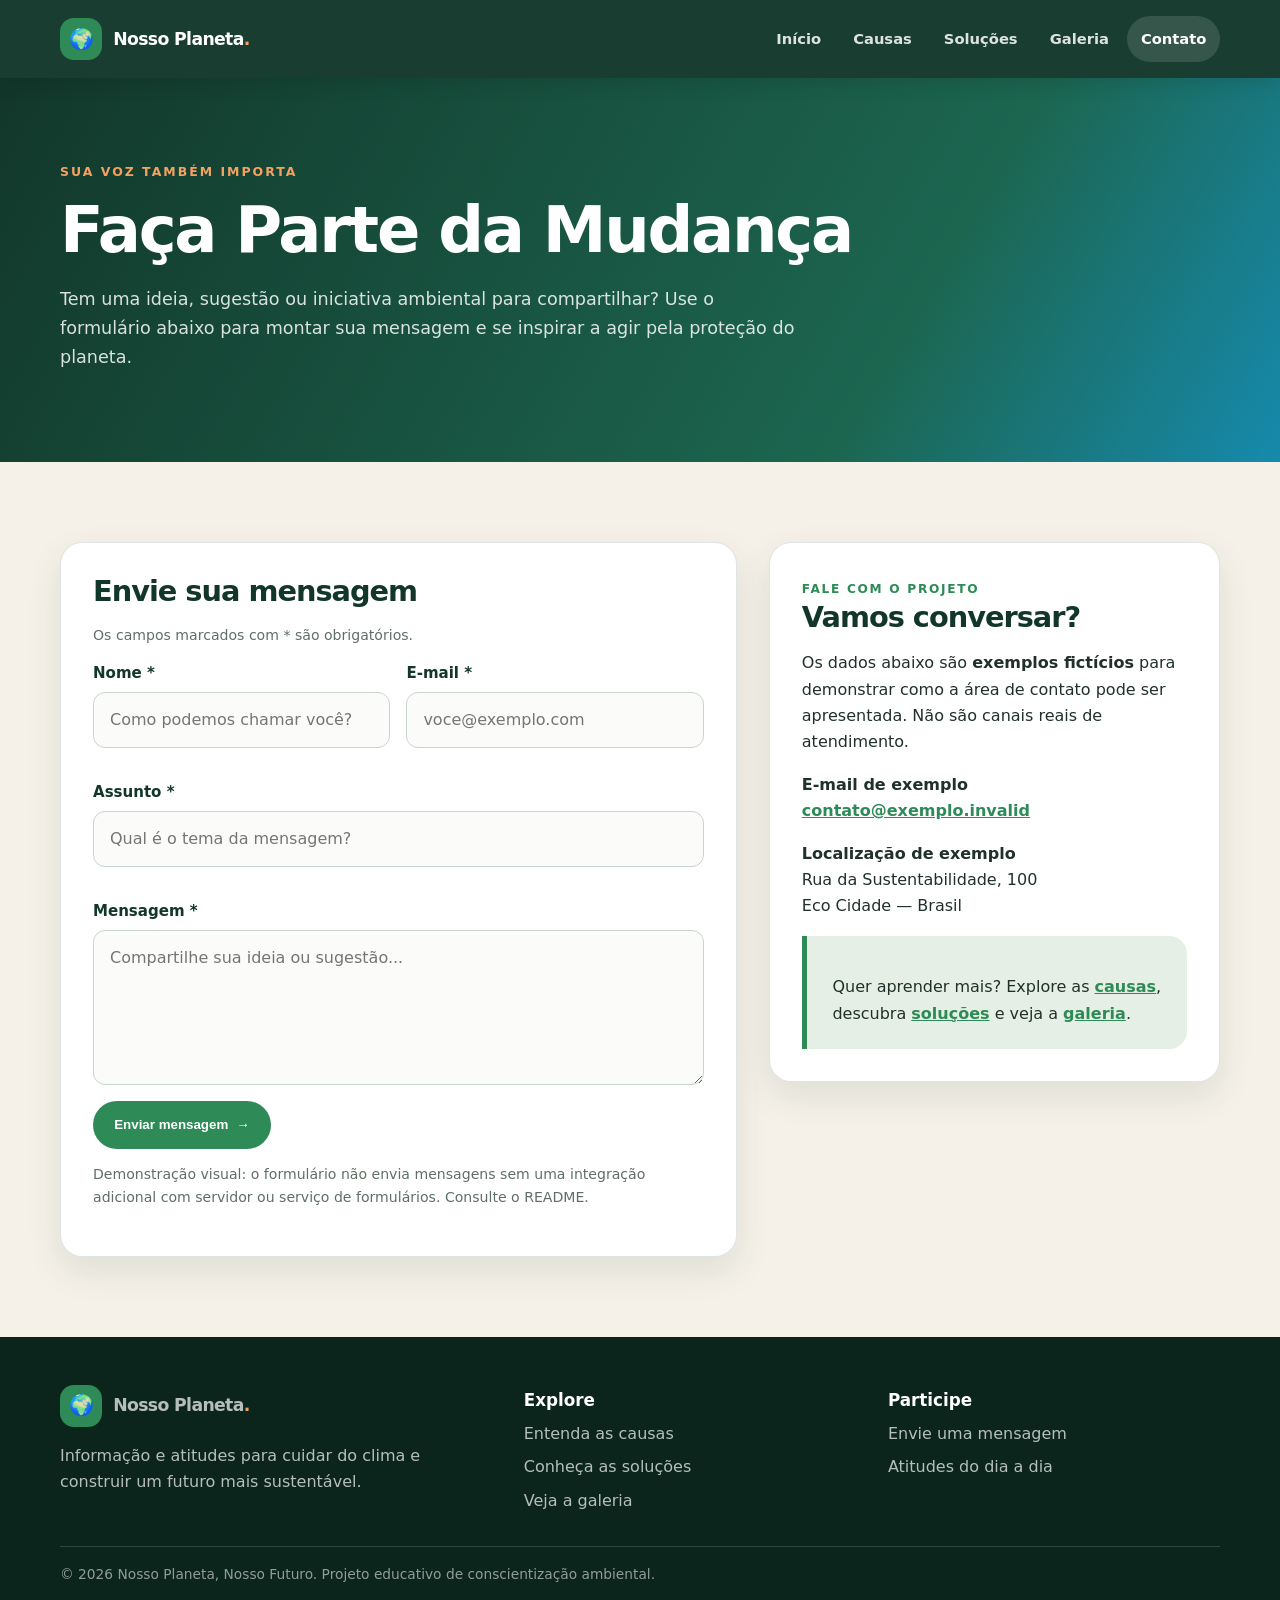
<file: contato.html>
<!doctype html>
<html lang="pt-BR">
<head>
  <meta charset="utf-8">
  <meta name="viewport" content="width=device-width, initial-scale=1">
  <meta name="description" content="Entre em contato com o projeto educativo Nosso Planeta, Nosso Futuro.">
  <meta name="theme-color" content="#12372A">
  <title>Faça Parte da Mudança | Nosso Planeta, Nosso Futuro</title>
  <link rel="stylesheet" href="style.css">
</head>
<body>
<a class="skip-link" href="#conteudo">Pular para o conteúdo</a>
<header class="site-header">
  <div class="nav-wrap">
    <a class="brand" href="index.html" aria-label="Nosso Planeta, Nosso Futuro — página inicial">
      <span class="brand-mark" aria-hidden="true">🌍</span><span>Nosso Planeta<span style="color:#F4A261">.</span></span>
    </a>
    <nav class="nav-links" aria-label="Navegação principal">
        <a href="index.html">Início</a>
        <a href="causas.html">Causas</a>
        <a href="solucoes.html">Soluções</a>
        <a href="galeria.html">Galeria</a>
        <a href="contato.html" aria-current="page">Contato</a>
    </nav>
  </div>
</header>
<main id="conteudo">

<section class="page-hero"><div class="container"><span class="eyebrow">Sua voz também importa</span><h1>Faça Parte da Mudança</h1><p>Tem uma ideia, sugestão ou iniciativa ambiental para compartilhar? Use o formulário abaixo para montar sua mensagem e se inspirar a agir pela proteção do planeta.</p></div></section>
<section class="section"><div class="container">
  <div class="contact-layout">
    <form class="contact-form" action="#" method="post">
      <h2 style="font-size:1.8rem">Envie sua mensagem</h2>
      <p class="form-note">Os campos marcados com * são obrigatórios.</p>
      <div class="form-grid">
        <div class="field"><label for="nome">Nome *</label><input id="nome" name="nome" type="text" autocomplete="name" placeholder="Como podemos chamar você?" required></div>
        <div class="field"><label for="email">E-mail *</label><input id="email" name="email" type="email" autocomplete="email" placeholder="voce@exemplo.com" required></div>
        <div class="field full"><label for="assunto">Assunto *</label><input id="assunto" name="assunto" type="text" placeholder="Qual é o tema da mensagem?" required></div>
        <div class="field full"><label for="mensagem">Mensagem *</label><textarea id="mensagem" name="mensagem" placeholder="Compartilhe sua ideia ou sugestão..." required></textarea></div>
      </div>
      <button class="btn" type="submit">Enviar mensagem <span aria-hidden="true">→</span></button>
      <p class="form-note">Demonstração visual: o formulário não envia mensagens sem uma integração adicional com servidor ou serviço de formulários. Consulte o README.</p>
    </form>
    <aside class="contact-info">
      <span class="kicker">Fale com o projeto</span><h2 style="font-size:1.8rem">Vamos conversar?</h2>
      <p>Os dados abaixo são <strong>exemplos fictícios</strong> para demonstrar como a área de contato pode ser apresentada. Não são canais reais de atendimento.</p>
      <p><strong>E-mail de exemplo</strong><br><a href="mailto:contato@exemplo.invalid">contato@exemplo.invalid</a></p>
      <p><strong>Localização de exemplo</strong><br>Rua da Sustentabilidade, 100<br>Eco Cidade — Brasil</p>
      <div class="info-panel"><p>Quer aprender mais? Explore as <a href="causas.html">causas</a>, descubra <a href="solucoes.html">soluções</a> e veja a <a href="galeria.html">galeria</a>.</p></div>
    </aside>
  </div>
</div></section>

</main>
<footer class="site-footer">
  <div class="container">
    <div class="footer-grid">
      <div><a class="brand" href="index.html"><span class="brand-mark" aria-hidden="true">🌍</span><span>Nosso Planeta<span style="color:#F4A261">.</span></span></a>
        <p>Informação e atitudes para cuidar do clima e construir um futuro mais sustentável.</p></div>
      <div><h3>Explore</h3><div class="footer-links"><a href="causas.html">Entenda as causas</a><a href="solucoes.html">Conheça as soluções</a><a href="galeria.html">Veja a galeria</a></div></div>
      <div><h3>Participe</h3><div class="footer-links"><a href="contato.html">Envie uma mensagem</a><a href="index.html#agir">Atitudes do dia a dia</a></div></div>
    </div>
    <div class="footer-bottom">© 2026 Nosso Planeta, Nosso Futuro. Projeto educativo de conscientização ambiental.</div>
  </div>
</footer>
</body>
</html>
</file>
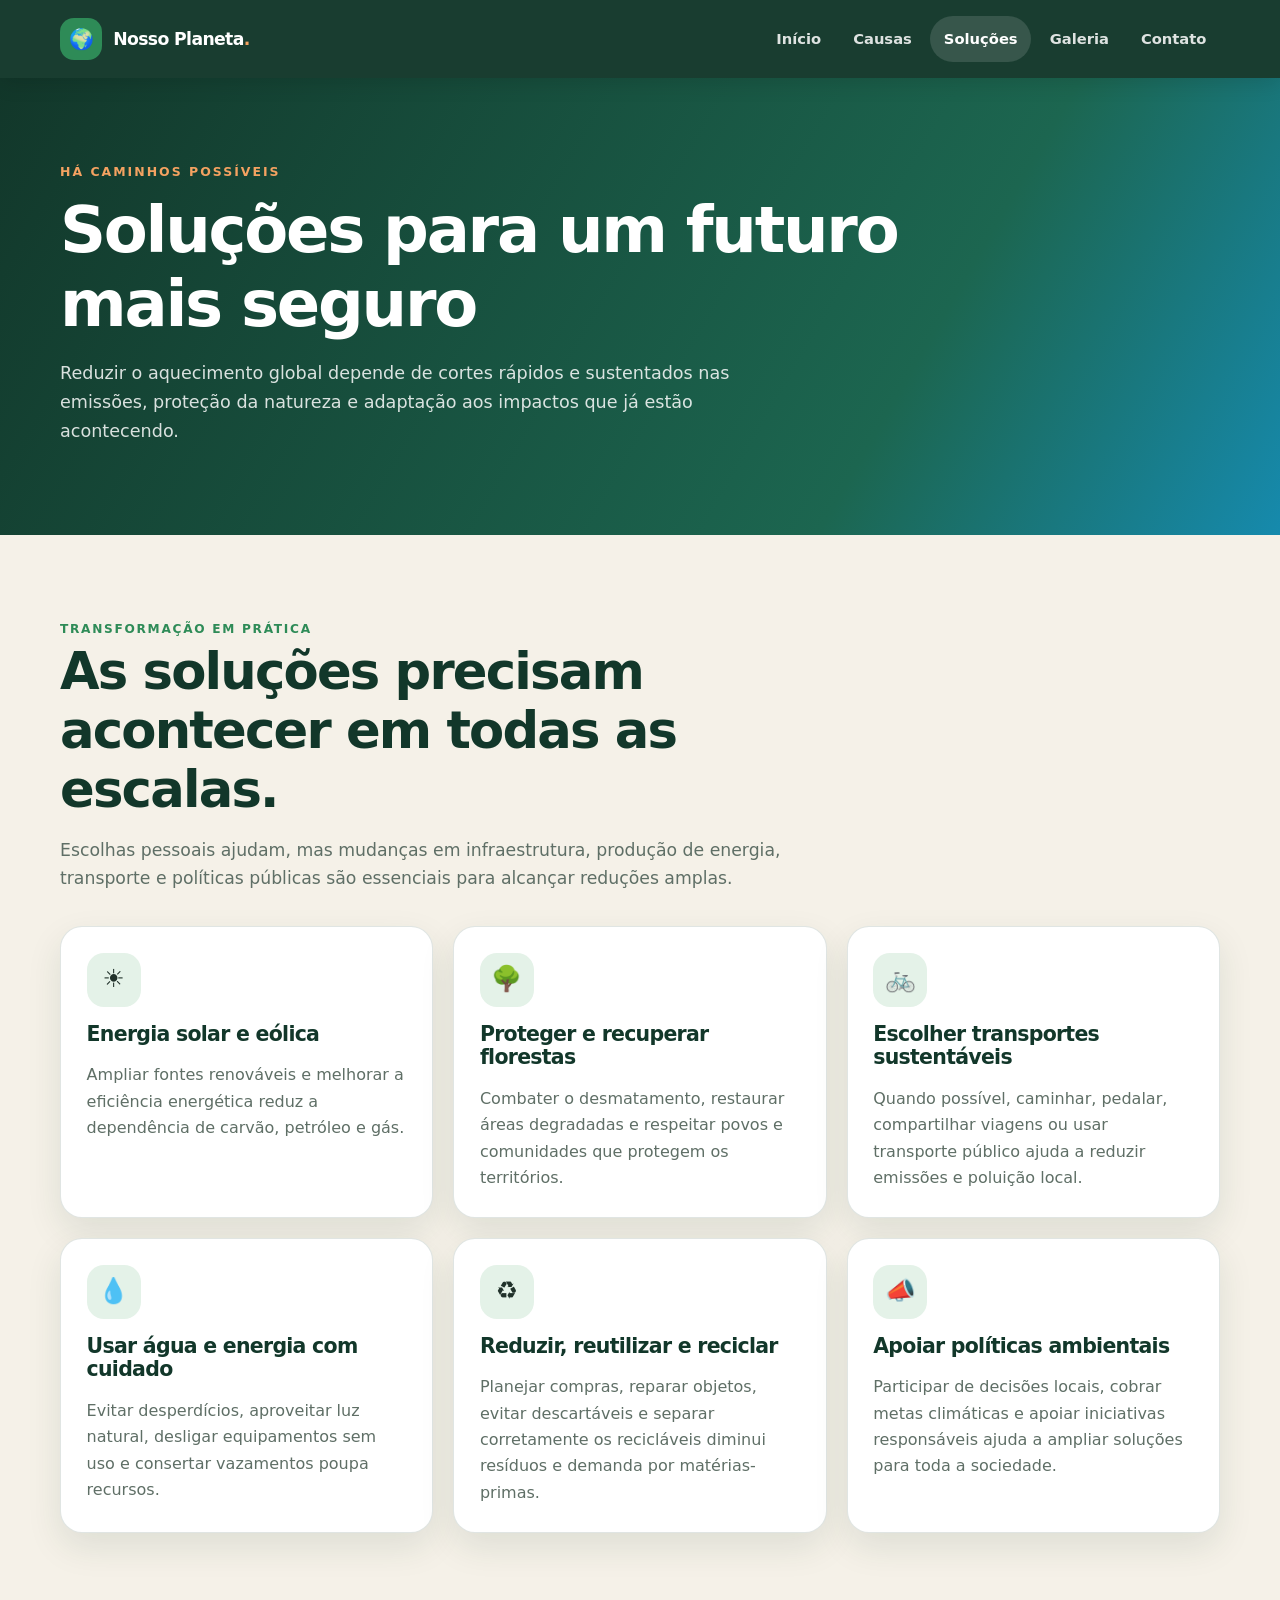
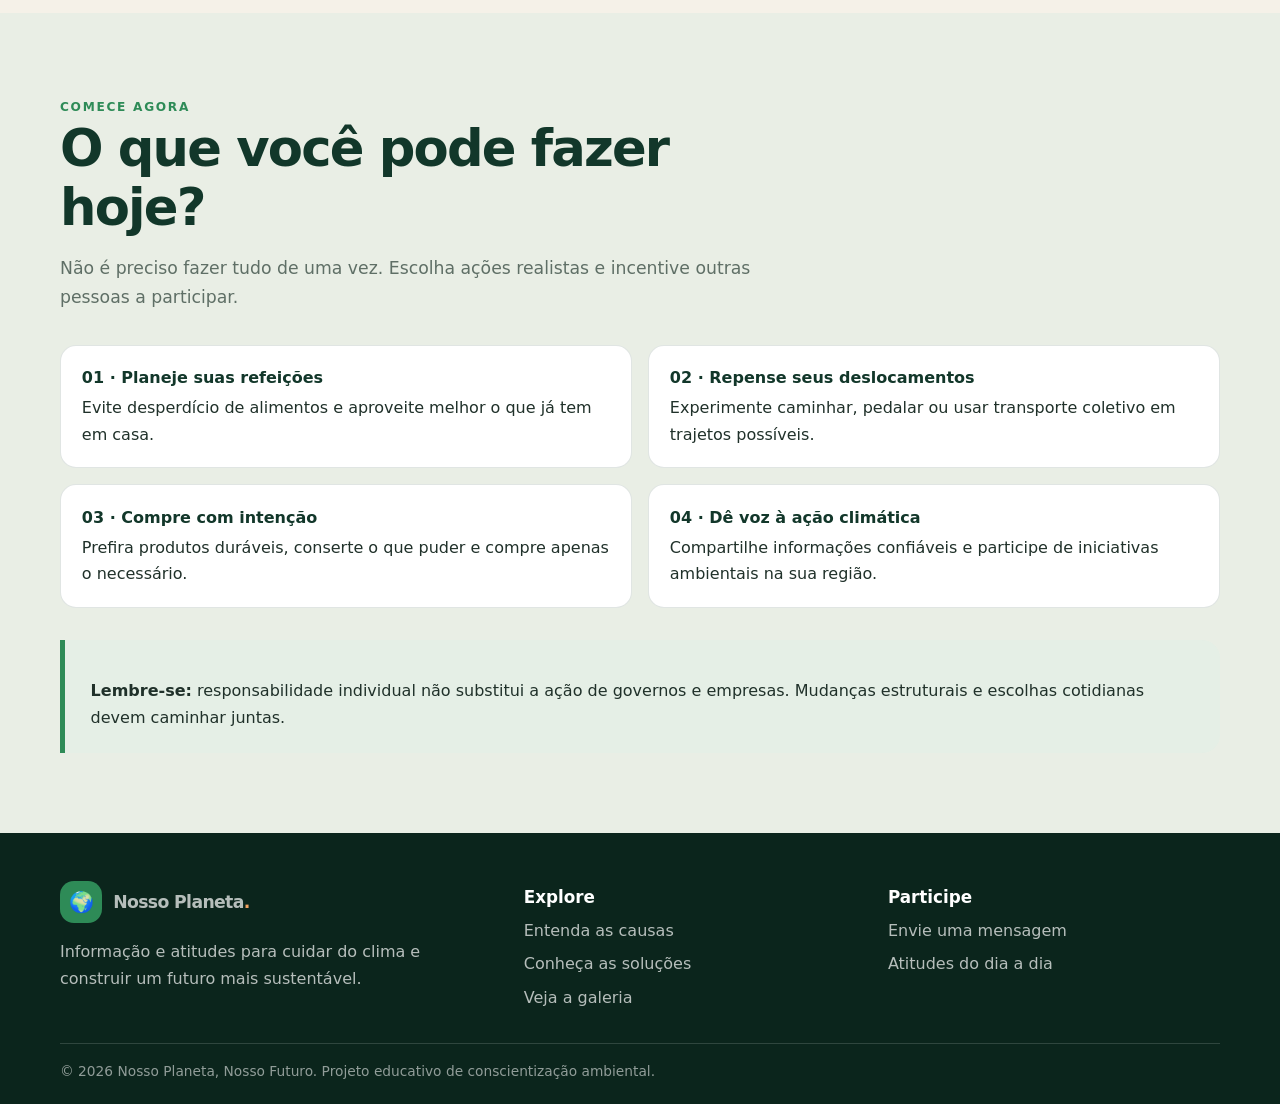
<file: solucoes.html>
<!doctype html>
<html lang="pt-BR">
<head>
  <meta charset="utf-8">
  <meta name="viewport" content="width=device-width, initial-scale=1">
  <meta name="description" content="Ações individuais e coletivas que ajudam a enfrentar o aquecimento global.">
  <meta name="theme-color" content="#12372A">
  <title>Soluções para o aquecimento global | Nosso Planeta, Nosso Futuro</title>
  <link rel="stylesheet" href="style.css">
</head>
<body>
<a class="skip-link" href="#conteudo">Pular para o conteúdo</a>
<header class="site-header">
  <div class="nav-wrap">
    <a class="brand" href="index.html" aria-label="Nosso Planeta, Nosso Futuro — página inicial">
      <span class="brand-mark" aria-hidden="true">🌍</span><span>Nosso Planeta<span style="color:#F4A261">.</span></span>
    </a>
    <nav class="nav-links" aria-label="Navegação principal">
        <a href="index.html">Início</a>
        <a href="causas.html">Causas</a>
        <a href="solucoes.html" aria-current="page">Soluções</a>
        <a href="galeria.html">Galeria</a>
        <a href="contato.html">Contato</a>
    </nav>
  </div>
</header>
<main id="conteudo">

<section class="page-hero"><div class="container"><span class="eyebrow">Há caminhos possíveis</span><h1>Soluções para um futuro mais seguro</h1><p>Reduzir o aquecimento global depende de cortes rápidos e sustentados nas emissões, proteção da natureza e adaptação aos impactos que já estão acontecendo.</p></div></section>
<section class="section"><div class="container">
  <div class="section-heading"><span class="kicker">Transformação em prática</span><h2>As soluções precisam acontecer em todas as escalas.</h2><p>Escolhas pessoais ajudam, mas mudanças em infraestrutura, produção de energia, transporte e políticas públicas são essenciais para alcançar reduções amplas.</p></div>
  <div class="card-grid">
    <article class="card"><div class="card-icon" aria-hidden="true">☀️</div><h3>Energia solar e eólica</h3><p>Ampliar fontes renováveis e melhorar a eficiência energética reduz a dependência de carvão, petróleo e gás.</p></article>
    <article class="card"><div class="card-icon" aria-hidden="true">🌳</div><h3>Proteger e recuperar florestas</h3><p>Combater o desmatamento, restaurar áreas degradadas e respeitar povos e comunidades que protegem os territórios.</p></article>
    <article class="card"><div class="card-icon" aria-hidden="true">🚲</div><h3>Escolher transportes sustentáveis</h3><p>Quando possível, caminhar, pedalar, compartilhar viagens ou usar transporte público ajuda a reduzir emissões e poluição local.</p></article>
    <article class="card"><div class="card-icon" aria-hidden="true">💧</div><h3>Usar água e energia com cuidado</h3><p>Evitar desperdícios, aproveitar luz natural, desligar equipamentos sem uso e consertar vazamentos poupa recursos.</p></article>
    <article class="card"><div class="card-icon" aria-hidden="true">♻️</div><h3>Reduzir, reutilizar e reciclar</h3><p>Planejar compras, reparar objetos, evitar descartáveis e separar corretamente os recicláveis diminui resíduos e demanda por matérias-primas.</p></article>
    <article class="card"><div class="card-icon" aria-hidden="true">📣</div><h3>Apoiar políticas ambientais</h3><p>Participar de decisões locais, cobrar metas climáticas e apoiar iniciativas responsáveis ajuda a ampliar soluções para toda a sociedade.</p></article>
  </div>
</div></section>
<section class="section soft-section"><div class="container">
  <div class="section-heading"><span class="kicker">Comece agora</span><h2>O que você pode fazer hoje?</h2><p>Não é preciso fazer tudo de uma vez. Escolha ações realistas e incentive outras pessoas a participar.</p></div>
  <ul class="steps">
    <li><strong>01 · Planeje suas refeições</strong>Evite desperdício de alimentos e aproveite melhor o que já tem em casa.</li>
    <li><strong>02 · Repense seus deslocamentos</strong>Experimente caminhar, pedalar ou usar transporte coletivo em trajetos possíveis.</li>
    <li><strong>03 · Compre com intenção</strong>Prefira produtos duráveis, conserte o que puder e compre apenas o necessário.</li>
    <li><strong>04 · Dê voz à ação climática</strong>Compartilhe informações confiáveis e participe de iniciativas ambientais na sua região.</li>
  </ul>
  <div style="margin-top:2rem"><div class="info-panel"><p><strong>Lembre-se:</strong> responsabilidade individual não substitui a ação de governos e empresas. Mudanças estruturais e escolhas cotidianas devem caminhar juntas.</p></div></div>
</div></section>

</main>
<footer class="site-footer">
  <div class="container">
    <div class="footer-grid">
      <div><a class="brand" href="index.html"><span class="brand-mark" aria-hidden="true">🌍</span><span>Nosso Planeta<span style="color:#F4A261">.</span></span></a>
        <p>Informação e atitudes para cuidar do clima e construir um futuro mais sustentável.</p></div>
      <div><h3>Explore</h3><div class="footer-links"><a href="causas.html">Entenda as causas</a><a href="solucoes.html">Conheça as soluções</a><a href="galeria.html">Veja a galeria</a></div></div>
      <div><h3>Participe</h3><div class="footer-links"><a href="contato.html">Envie uma mensagem</a><a href="index.html#agir">Atitudes do dia a dia</a></div></div>
    </div>
    <div class="footer-bottom">© 2026 Nosso Planeta, Nosso Futuro. Projeto educativo de conscientização ambiental.</div>
  </div>
</footer>
</body>
</html>
</file>
<file: style.css>
/* Nosso Planeta, Nosso Futuro — estilos compartilhados */
:root {
  --forest: #12372A;
  --green: #2E8B57;
  --ocean: #168AAD;
  --sand: #F5F1E8;
  --sun: #F4A261;
  --white: #FFFFFF;
  --ink: #20312A;
  --muted: #5F6F66;
  --line: rgba(18, 55, 42, .13);
  --shadow: 0 14px 35px rgba(18, 55, 42, .10);
  --radius: 22px;
}
* { box-sizing: border-box; }
html { scroll-behavior: smooth; }
body {
  margin: 0;
  color: var(--ink);
  background: var(--sand);
  font-family: Inter, ui-sans-serif, system-ui, -apple-system, BlinkMacSystemFont, "Segoe UI", sans-serif;
  line-height: 1.65;
}
img { display: block; max-width: 100%; }
a { color: inherit; }
a:focus-visible, button:focus-visible, input:focus-visible, textarea:focus-visible, select:focus-visible {
  outline: 3px solid var(--sun);
  outline-offset: 4px;
}
.skip-link {
  position: absolute; top: -100px; left: 1rem; z-index: 99;
  background: var(--white); color: var(--forest); padding: .7rem 1rem; border-radius: 10px;
}
.skip-link:focus { top: 1rem; }
.site-header {
  position: sticky; top: 0; z-index: 10;
  background: rgba(18, 55, 42, .97); color: var(--white);
  box-shadow: 0 5px 20px rgba(0,0,0,.12);
}
.nav-wrap {
  width: min(1160px, calc(100% - 2rem)); min-height: 78px; margin: auto;
  display: flex; align-items: center; justify-content: space-between; gap: 1.5rem;
}
.brand { display: inline-flex; align-items: center; gap: .7rem; text-decoration: none; font-weight: 800; letter-spacing: -.04em; }
.brand-mark {
  display: grid; place-items: center; width: 42px; height: 42px; border-radius: 14px;
  background: var(--green); color: var(--white); font-size: 1.25rem;
}
.brand span:last-child { font-size: 1.08rem; }
.nav-links { display: flex; flex-wrap: wrap; align-items: center; gap: .3rem; }
.nav-links a {
  text-decoration: none; padding: .65rem .85rem; border-radius: 999px;
  color: rgba(255,255,255,.86); font-size: .92rem; font-weight: 650; transition: background .2s, color .2s;
}
.nav-links a:hover, .nav-links a[aria-current="page"] { background: rgba(255,255,255,.13); color: var(--white); }
.container { width: min(1160px, calc(100% - 2rem)); margin-inline: auto; }
.hero {
  min-height: 590px; display: flex; align-items: center; color: var(--white);
  background:
    linear-gradient(90deg, rgba(7, 29, 22, .88) 0%, rgba(7, 29, 22, .60) 52%, rgba(7, 29, 22, .18) 100%),
    url("https://images.unsplash.com/photo-1614730321146-b6fa6a46bcb4?auto=format&fit=crop&w=2000&q=85") center 48% / cover;
}
.hero-content { max-width: 760px; padding: 5.5rem 0; animation: rise-in .75s ease both; }
.eyebrow { color: var(--sun); text-transform: uppercase; letter-spacing: .16em; font-size: .78rem; font-weight: 800; }
h1, h2, h3 { line-height: 1.15; letter-spacing: -.035em; }
h1 { font-size: clamp(2.6rem, 6vw, 5.3rem); margin: .75rem 0 1.2rem; max-width: 850px; }
h2 { font-size: clamp(2rem, 4vw, 3.2rem); margin: 0 0 1rem; color: var(--forest); }
h3 { font-size: 1.28rem; margin: .4rem 0 .65rem; color: var(--forest); }
.hero p { max-width: 660px; color: rgba(255,255,255,.88); font-size: clamp(1rem, 1.7vw, 1.2rem); }
.button-row { display: flex; flex-wrap: wrap; gap: .8rem; margin-top: 1.8rem; }
.btn {
  display: inline-flex; align-items: center; justify-content: center; gap: .5rem;
  min-height: 48px; padding: .8rem 1.2rem; border: 2px solid transparent; border-radius: 999px;
  background: var(--green); color: var(--white); text-decoration: none; font-weight: 800;
  cursor: pointer; transition: transform .2s, background .2s, box-shadow .2s;
}
.btn:hover { transform: translateY(-3px); background: #237447; box-shadow: 0 8px 20px rgba(0,0,0,.15); }
.btn-secondary { background: var(--sun); color: var(--forest); }
.btn-secondary:hover { background: #f7b67d; }
.btn-outline { border-color: rgba(255,255,255,.7); background: transparent; }
.btn-outline:hover { background: var(--white); color: var(--forest); }
.section { padding: 5rem 0; }
.section-heading { max-width: 730px; margin-bottom: 2.1rem; }
.section-heading p, .intro { color: var(--muted); font-size: 1.08rem; }
.kicker { color: var(--green); text-transform: uppercase; letter-spacing: .14em; font-size: .76rem; font-weight: 850; }
.card-grid { display: grid; grid-template-columns: repeat(3, minmax(0, 1fr)); gap: 1.25rem; }
.card {
  background: var(--white); border: 1px solid var(--line); border-radius: var(--radius);
  padding: 1.6rem; box-shadow: var(--shadow); transition: transform .22s, box-shadow .22s;
}
.card:hover { transform: translateY(-5px); box-shadow: 0 20px 42px rgba(18,55,42,.14); }
.card p { color: var(--muted); margin-bottom: 0; }
.card-icon {
  display: grid; place-items: center; width: 54px; height: 54px; margin-bottom: 1rem;
  border-radius: 17px; background: #e4f2e8; font-size: 1.55rem;
}
.split { display: grid; grid-template-columns: 1fr 1fr; align-items: center; gap: 3rem; }
.split img { width: 100%; min-height: 340px; max-height: 470px; object-fit: cover; border-radius: 28px; box-shadow: var(--shadow); }
.soft-section { background: #e9eee5; }
.callout {
  background: var(--forest); color: var(--white); padding: clamp(2rem, 5vw, 4rem);
  border-radius: 30px; display: flex; justify-content: space-between; align-items: center; gap: 2rem;
}
.callout h2 { color: var(--white); max-width: 700px; margin-bottom: .4rem; }
.callout p { color: rgba(255,255,255,.78); margin-bottom: 0; }
.page-hero {
  color: var(--white); padding: 5rem 0 4.5rem;
  background: linear-gradient(120deg, var(--forest), #1c6650 70%, var(--ocean));
}
.page-hero h1 { font-size: clamp(2.5rem, 5vw, 4.4rem); margin: .6rem 0 1rem; }
.page-hero p { max-width: 740px; color: rgba(255,255,255,.84); font-size: 1.1rem; }
.gallery-grid { display: grid; grid-template-columns: repeat(3, minmax(0, 1fr)); gap: 1.2rem; }
.gallery-item { overflow: hidden; border-radius: var(--radius); background: var(--white); box-shadow: var(--shadow); }
.gallery-image { overflow: hidden; aspect-ratio: 4 / 3; background: #d9e2d9; }
.gallery-image img { width: 100%; height: 100%; object-fit: cover; transition: transform .45s ease; }
.gallery-item:hover .gallery-image img { transform: scale(1.06); }
.gallery-item figcaption { padding: 1.1rem 1.2rem 1.3rem; color: var(--muted); font-size: .95rem; }
.gallery-item figcaption strong { display: block; color: var(--forest); font-size: 1.03rem; margin-bottom: .25rem; }
.info-panel { background: #e5efe6; border-left: 5px solid var(--green); border-radius: 0 18px 18px 0; padding: 1.4rem 1.6rem; }
.info-panel p { margin-bottom: 0; }
.steps { display: grid; grid-template-columns: repeat(2, minmax(0, 1fr)); gap: 1rem; padding: 0; list-style: none; }
.steps li { background: var(--white); padding: 1.2rem 1.3rem; border-radius: 16px; border: 1px solid var(--line); }
.steps strong { display: block; color: var(--forest); margin-bottom: .25rem; }
.contact-layout { display: grid; grid-template-columns: 1.2fr .8fr; gap: 2rem; align-items: start; }
.contact-form, .contact-info { background: var(--white); border: 1px solid var(--line); border-radius: var(--radius); padding: clamp(1.3rem, 3vw, 2rem); box-shadow: var(--shadow); }
.form-grid { display: grid; grid-template-columns: 1fr 1fr; gap: 1rem; }
.field { display: flex; flex-direction: column; gap: .4rem; margin-bottom: 1rem; }
.field.full { grid-column: 1 / -1; }
label { font-weight: 750; color: var(--forest); font-size: .94rem; }
input, textarea, select {
  width: 100%; border: 1px solid #c8d5cc; border-radius: 12px; padding: .85rem 1rem;
  background: #fbfcfa; color: var(--ink); font: inherit;
}
textarea { min-height: 155px; resize: vertical; }
.form-note { font-size: .88rem; color: var(--muted); }
.contact-info a { color: var(--green); font-weight: 700; }
.site-footer { background: #0b251c; color: var(--white); padding: 3rem 0 1.3rem; }
.footer-grid { display: grid; grid-template-columns: 1.3fr 1fr 1fr; gap: 2rem; }
.site-footer h2, .site-footer h3 { color: var(--white); font-size: 1.05rem; letter-spacing: 0; }
.site-footer p, .site-footer a { color: rgba(255,255,255,.7); }
.site-footer a { text-decoration: none; }
.site-footer a:hover { color: var(--sun); }
.footer-links { display: grid; gap: .45rem; }
.footer-bottom { border-top: 1px solid rgba(255,255,255,.15); margin-top: 2rem; padding-top: 1rem; color: rgba(255,255,255,.55); font-size: .86rem; }
.inline-link { color: var(--green); font-weight: 800; text-decoration-thickness: 2px; text-underline-offset: 3px; }
@keyframes rise-in { from { opacity: 0; transform: translateY(18px); } to { opacity: 1; transform: translateY(0); } }
@media (prefers-reduced-motion: reduce) {
  *, *::before, *::after { scroll-behavior: auto !important; animation-duration: .01ms !important; animation-iteration-count: 1 !important; transition-duration: .01ms !important; }
}
@media (max-width: 850px) {
  .nav-wrap { padding: .9rem 0; align-items: flex-start; flex-direction: column; gap: .7rem; }
  .nav-links { gap: .2rem; }
  .nav-links a { padding: .5rem .65rem; font-size: .88rem; }
  .hero { min-height: 540px; }
  .card-grid, .gallery-grid { grid-template-columns: repeat(2, minmax(0, 1fr)); }
  .split, .contact-layout { grid-template-columns: 1fr; }
  .split { gap: 2rem; }
  .split img { min-height: 260px; }
}
@media (max-width: 560px) {
  .container { width: min(100% - 1.25rem, 1160px); }
  .hero { min-height: auto; }
  .hero-content { padding: 4.3rem 0; }
  .section { padding: 3.5rem 0; }
  .card-grid, .gallery-grid, .steps, .footer-grid, .form-grid { grid-template-columns: 1fr; }
  .callout { align-items: flex-start; flex-direction: column; }
  .page-hero { padding: 3.5rem 0; }
}
</file>
